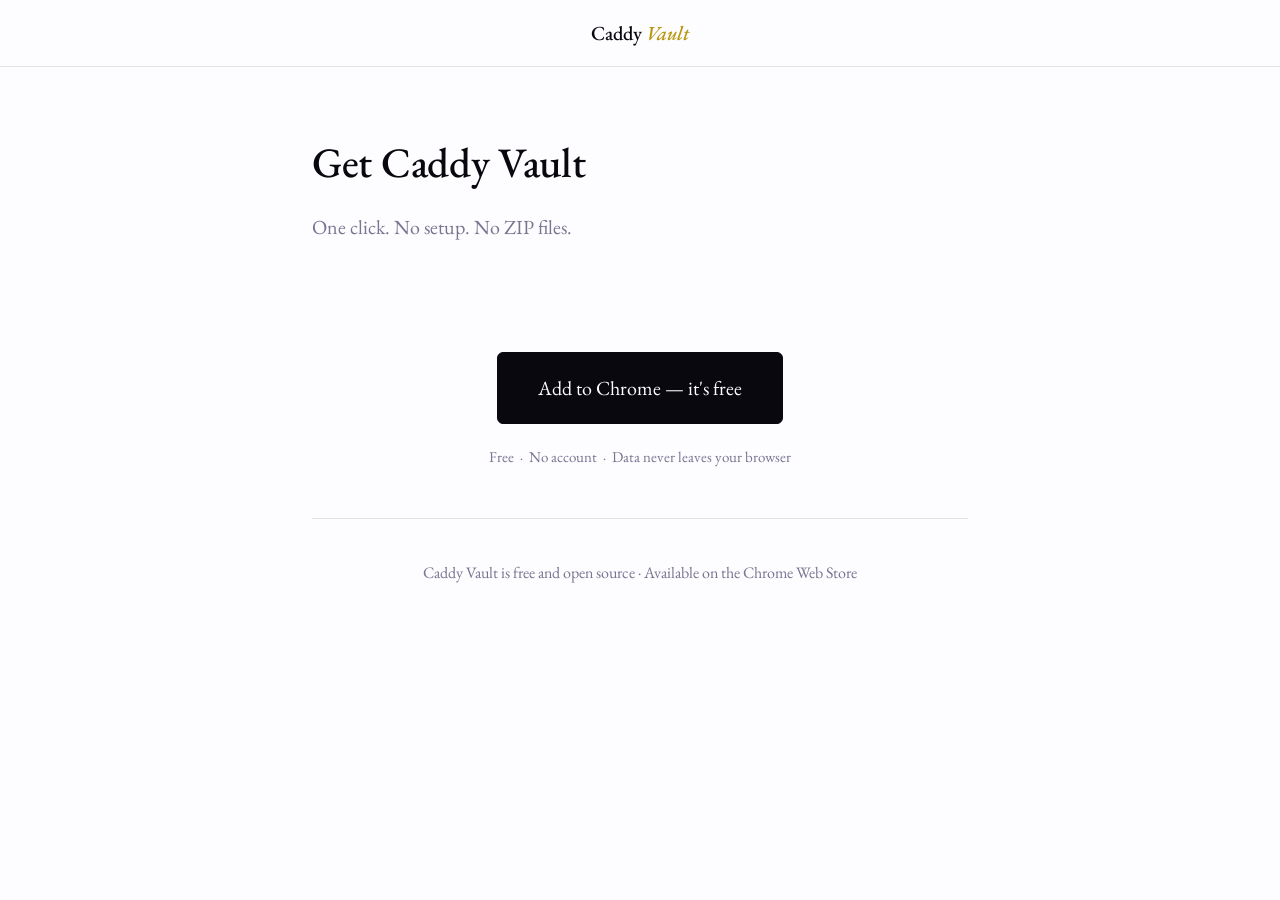
<file: download.html>
<!DOCTYPE html>
<html lang="en">
<head>
  <meta charset="UTF-8">
  <meta name="viewport" content="width=device-width, initial-scale=1.0">
  <title>Download Caddy Vault — Chrome Extension</title>
  <link rel="preconnect" href="https://fonts.googleapis.com">
  <link href="https://fonts.googleapis.com/css2?family=EB+Garamond:ital,wght@0,400;0,500;0,600;1,400;1,500&display=swap" rel="stylesheet">
  <style>
    :root {
      --black:      #0A080F;
      --white:      #FDFCFF;
      --gold:       #B8960C;
      --text:       #0A080F;
      --text-muted: #7A7490;
      --border:     rgba(10, 8, 15, 0.1);
      --font:       'EB Garamond', 'Garamond', 'Times New Roman', Georgia, serif;
    }

    * { margin: 0; padding: 0; box-sizing: border-box; }
    body {
      font-family: var(--font);
      font-size: 18px;
      line-height: 1.7;
      color: var(--text);
      background-color: var(--white);
      -webkit-font-smoothing: antialiased;
    }

    a { color: inherit; text-decoration: none; }
    em { font-style: italic; }
    code {
      background: rgba(10, 8, 15, 0.05);
      padding: 2px 6px;
      border-radius: 3px;
      font-family: monospace;
      font-size: 0.95em;
    }

    .container {
      max-width: 720px;
      margin: 0 auto;
      padding: 60px 32px;
    }

    .nav {
      background: rgba(253, 252, 255, 0.92);
      border-bottom: 1px solid var(--border);
      padding: 16px 32px;
      text-align: center;
    }

    .nav-logo {
      font-size: 20px;
      font-weight: 500;
      color: var(--black);
    }

    .nav-logo em {
      color: var(--gold);
    }

    h1 {
      font-size: 42px;
      font-weight: 500;
      margin-bottom: 12px;
      letter-spacing: -0.3px;
    }

    .hero-sub {
      font-size: 20px;
      color: var(--text-muted);
      margin-bottom: 48px;
    }

    .steps {
      display: flex;
      flex-direction: column;
      gap: 40px;
      margin-bottom: 60px;
    }

    .step {
      display: flex;
      gap: 24px;
    }

    .step-num {
      flex-shrink: 0;
      width: 40px;
      height: 40px;
      border-radius: 50%;
      background: var(--gold);
      color: var(--white);
      display: flex;
      align-items: center;
      justify-content: center;
      font-weight: 600;
      font-size: 18px;
    }

    .step-content h2 {
      font-size: 24px;
      margin-bottom: 12px;
      font-weight: 500;
    }

    .step-content p {
      color: var(--text-muted);
      margin-bottom: 8px;
    }

    .code-block {
      background: var(--black);
      color: #d4af37;
      padding: 16px 20px;
      border-radius: 8px;
      font-family: monospace;
      font-size: 15px;
      line-height: 1.5;
      margin-top: 12px;
      overflow-x: auto;
    }

    .button-group {
      display: flex;
      gap: 12px;
      margin-top: 24px;
      flex-wrap: wrap;
    }

    .btn {
      padding: 12px 24px;
      border-radius: 6px;
      border: 1px solid;
      font-family: var(--font);
      font-size: 16px;
      cursor: pointer;
      transition: all 0.15s;
      text-align: center;
      display: inline-block;
    }

    .btn-primary {
      background: var(--black);
      color: var(--white);
      border-color: var(--black);
    }

    .btn-primary:hover {
      opacity: 0.85;
    }

    .btn-secondary {
      background: transparent;
      color: var(--black);
      border-color: var(--border);
    }

    .btn-secondary:hover {
      border-color: var(--black);
    }

    .tip {
      background: rgba(184, 150, 12, 0.08);
      border-left: 3px solid var(--gold);
      padding: 16px 20px;
      border-radius: 4px;
      margin-top: 20px;
      font-size: 16px;
    }

    .tip strong {
      color: var(--black);
    }

    .footer {
      border-top: 1px solid var(--border);
      padding-top: 40px;
      text-align: center;
      color: var(--text-muted);
      font-size: 16px;
    }

    @media (max-width: 600px) {
      h1 { font-size: 32px; }
      .step { gap: 16px; }
      .container { padding: 40px 20px; }
    }
  </style>
</head>
<body>

  <div class="nav">
    <div class="nav-logo">Caddy <em>Vault</em></div>
  </div>

  <div class="container">

    <h1>Get Caddy Vault</h1>
    <p class="hero-sub">One click. No setup. No ZIP files.</p>

    <div style="text-align: center; padding: 60px 0 48px;">
      <a href="https://chromewebstore.google.com/detail/cnccbejnbghlafnobeefoljgocfjikmf" class="btn btn-primary" target="_blank" rel="noopener" style="font-size: 20px; padding: 18px 40px;">Add to Chrome — it's free</a>
      <p style="margin-top: 20px; color: var(--text-muted); font-size: 15px;">Free &nbsp;·&nbsp; No account &nbsp;·&nbsp; Data never leaves your browser</p>
    </div>

    <div class="footer">
      <p>Caddy Vault is free and open source · Available on the Chrome Web Store</p>
    </div>

  </div>

</body>
</html>
</file>
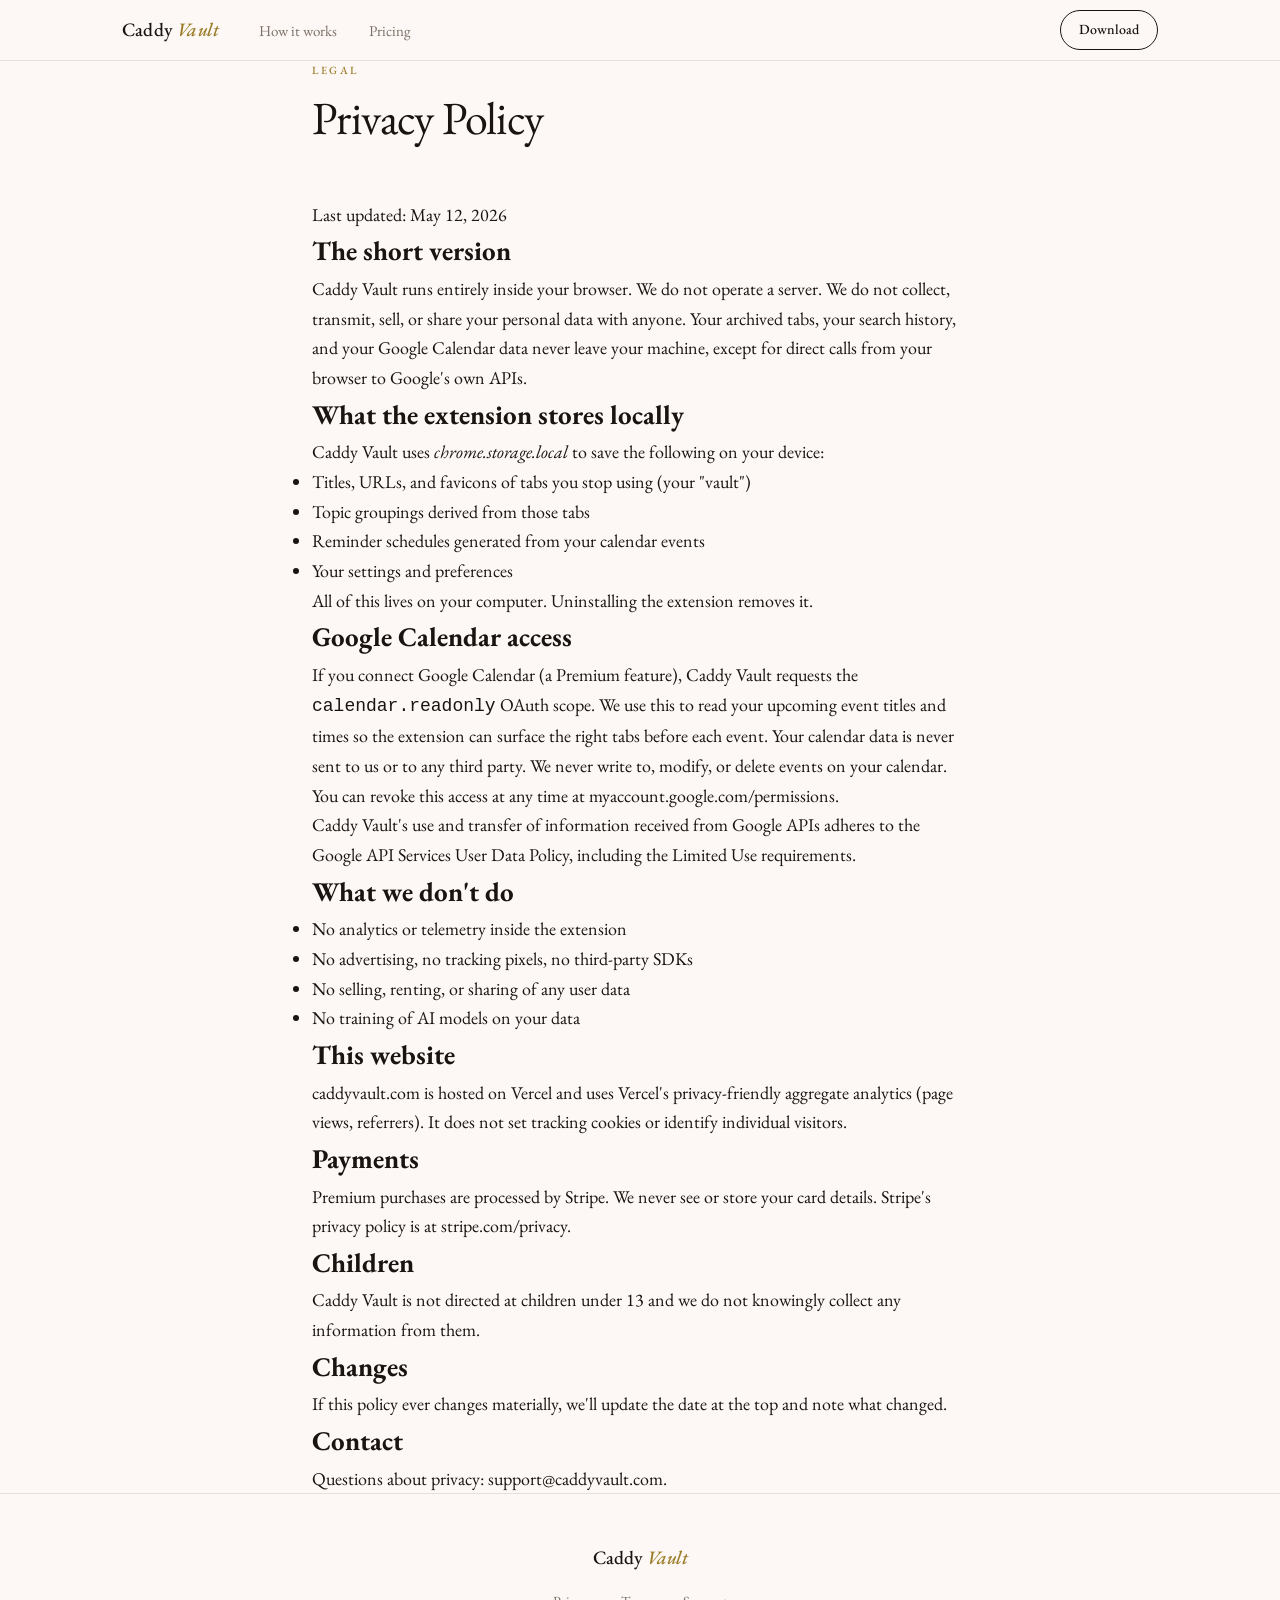
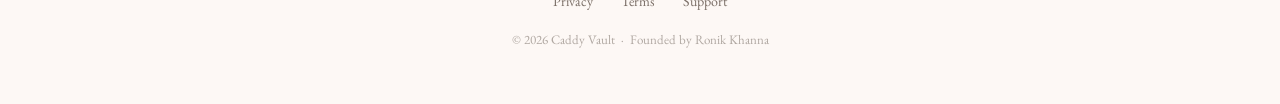
<file: privacy.html>
<!DOCTYPE html>
<html lang="en">
<head>
  <meta charset="UTF-8">
  <meta name="viewport" content="width=device-width, initial-scale=1.0">
  <title>Privacy Policy — Caddy Vault</title>
  <meta name="description" content="Caddy Vault privacy policy. We store everything in your browser. We don't have a server. We don't sell anything.">
  <meta name="color-scheme" content="light">
  <link rel="preconnect" href="https://fonts.googleapis.com">
  <link rel="preconnect" href="https://fonts.gstatic.com" crossorigin>
  <link href="https://fonts.googleapis.com/css2?family=EB+Garamond:ital,wght@0,400;0,500;0,600;1,400;1,500;1,600&display=swap" rel="stylesheet">
  <link rel="stylesheet" href="styles.css">
</head>
<body>

  <nav class="nav">
    <div class="nav-inner">
      <a href="/" class="nav-logo">Caddy <em>Vault</em></a>
      <ul class="nav-links">
        <li><a href="/#how">How it works</a></li>
        <li><a href="/#pricing">Pricing</a></li>
      </ul>
      <a href="/#download" class="nav-cta">Download</a>
    </div>
  </nav>

  <section class="legal">
    <div class="container container-narrow">
      <p class="section-eyebrow">Legal</p>
      <h1 class="section-headline">Privacy Policy</h1>
      <p class="legal-meta">Last updated: May 12, 2026</p>

      <h2>The short version</h2>
      <p>Caddy Vault runs entirely inside your browser. We do not operate a server. We do not collect, transmit, sell, or share your personal data with anyone. Your archived tabs, your search history, and your Google Calendar data never leave your machine, except for direct calls from your browser to Google's own APIs.</p>

      <h2>What the extension stores locally</h2>
      <p>Caddy Vault uses <em>chrome.storage.local</em> to save the following on your device:</p>
      <ul>
        <li>Titles, URLs, and favicons of tabs you stop using (your "vault")</li>
        <li>Topic groupings derived from those tabs</li>
        <li>Reminder schedules generated from your calendar events</li>
        <li>Your settings and preferences</li>
      </ul>
      <p>All of this lives on your computer. Uninstalling the extension removes it.</p>

      <h2>Google Calendar access</h2>
      <p>If you connect Google Calendar (a Premium feature), Caddy Vault requests the <code>calendar.readonly</code> OAuth scope. We use this to read your upcoming event titles and times so the extension can surface the right tabs before each event. Your calendar data is never sent to us or to any third party. We never write to, modify, or delete events on your calendar.</p>
      <p>You can revoke this access at any time at <a href="https://myaccount.google.com/permissions" target="_blank" rel="noopener">myaccount.google.com/permissions</a>.</p>
      <p>Caddy Vault's use and transfer of information received from Google APIs adheres to the <a href="https://developers.google.com/terms/api-services-user-data-policy" target="_blank" rel="noopener">Google API Services User Data Policy</a>, including the Limited Use requirements.</p>

      <h2>What we don't do</h2>
      <ul>
        <li>No analytics or telemetry inside the extension</li>
        <li>No advertising, no tracking pixels, no third-party SDKs</li>
        <li>No selling, renting, or sharing of any user data</li>
        <li>No training of AI models on your data</li>
      </ul>

      <h2>This website</h2>
      <p>caddyvault.com is hosted on Vercel and uses Vercel's privacy-friendly aggregate analytics (page views, referrers). It does not set tracking cookies or identify individual visitors.</p>

      <h2>Payments</h2>
      <p>Premium purchases are processed by Stripe. We never see or store your card details. Stripe's privacy policy is at <a href="https://stripe.com/privacy" target="_blank" rel="noopener">stripe.com/privacy</a>.</p>

      <h2>Children</h2>
      <p>Caddy Vault is not directed at children under 13 and we do not knowingly collect any information from them.</p>

      <h2>Changes</h2>
      <p>If this policy ever changes materially, we'll update the date at the top and note what changed.</p>

      <h2>Contact</h2>
      <p>Questions about privacy: <a href="mailto:support@caddyvault.com">support@caddyvault.com</a>.</p>
    </div>
  </section>

  <footer class="footer">
    <div class="footer-inner">
      <div class="footer-wordmark">Caddy <em>Vault</em></div>
      <div class="footer-links">
        <a href="/privacy.html">Privacy</a>
        <a href="/terms.html">Terms</a>
        <a href="/support.html">Support</a>
      </div>
      <p class="footer-copy">&copy; 2026 Caddy Vault &nbsp;·&nbsp; Founded by Ronik Khanna</p>
    </div>
  </footer>

</body>
</html>
</file>
<file: styles.css>
/* ───────────────────────────────────────────
   Caddy Vault — refined editorial landing
   ─────────────────────────────────────────── */

:root {
  --bg:           #fdf8f5;
  --bg-soft:      #f5ede3;
  --bg-card:      #ffffff;
  --border:       #e8e0d8;
  --border-soft:  rgba(232, 224, 216, 0.6);
  --text:         #1a1410;
  --text-mid:     #4a3f37;
  --text-muted:   #7a6e66;
  --text-dim:     #b0a8a2;
  --gold:         #9a7d28;
  --gold-deep:    #6a5418;
  --gold-soft:    rgba(154, 125, 40, 0.08);
  --accent:       #9a7d28;

  --font: 'EB Garamond', 'Garamond', 'Times New Roman', Georgia, serif;

  --ease: cubic-bezier(0.22, 1, 0.36, 1);
}

*, *::before, *::after {
  box-sizing: border-box;
  margin: 0;
  padding: 0;
}

html {
  scroll-behavior: smooth;
  background: var(--bg);
}

body {
  font-family: var(--font);
  font-size: 18px;
  line-height: 1.65;
  color: var(--text);
  background: var(--bg);
  -webkit-font-smoothing: antialiased;
  -moz-osx-font-smoothing: grayscale;
  text-rendering: optimizeLegibility;
}

a {
  color: inherit;
  text-decoration: none;
}

em {
  font-style: italic;
}

button {
  font-family: inherit;
  cursor: pointer;
}

/* ── Layout ── */
.container {
  max-width: 1100px;
  margin: 0 auto;
  padding: 0 32px;
}

.container-narrow {
  max-width: 720px;
}

.rule {
  max-width: 1100px;
  margin: 0 auto;
  padding: 0 32px;
}

.rule::after {
  content: '';
  display: block;
  height: 1px;
  background: var(--border);
}

/* ── Section eyebrow & headlines ── */
.section-eyebrow {
  font-size: 11px;
  letter-spacing: 2.5px;
  text-transform: uppercase;
  color: var(--gold);
  font-weight: 500;
  margin-bottom: 14px;
}

.section-headline {
  font-size: clamp(28px, 4vw, 46px);
  font-weight: 400;
  line-height: 1.1;
  letter-spacing: -0.6px;
  color: var(--text);
  margin-bottom: 56px;
  max-width: 24ch;
}

/* ── Nav ── */
.nav {
  position: sticky;
  top: 0;
  z-index: 100;
  background: rgba(253, 248, 245, 0.92);
  backdrop-filter: blur(10px);
  -webkit-backdrop-filter: blur(10px);
  border-bottom: 1px solid var(--border);
}

.nav-inner {
  max-width: 1100px;
  margin: 0 auto;
  padding: 0 32px;
  height: 60px;
  display: flex;
  align-items: center;
  gap: 40px;
}

.nav-logo {
  font-size: 19px;
  font-weight: 500;
  color: var(--text);
  letter-spacing: 0.2px;
  white-space: nowrap;
}

.nav-logo em {
  font-style: italic;
  color: var(--gold);
  font-weight: 500;
}

.nav-links {
  display: flex;
  list-style: none;
  gap: 32px;
  flex: 1;
}

.nav-links a {
  font-size: 15px;
  color: var(--text-muted);
  transition: color 0.2s var(--ease);
}

.nav-links a:hover {
  color: var(--text);
}

.nav-cta {
  font-size: 14px;
  font-weight: 500;
  color: var(--text);
  border: 1px solid var(--text);
  padding: 7px 18px;
  border-radius: 999px;
  transition: background 0.2s var(--ease), color 0.2s var(--ease);
  white-space: nowrap;
}

.nav-cta:hover {
  background: var(--text);
  color: var(--bg);
}

/* ── Hamburger ── */
.hamburger {
  display: none;
  flex-direction: column;
  justify-content: center;
  align-items: center;
  gap: 5px;
  width: 38px;
  height: 38px;
  background: none;
  border: none;
  padding: 4px;
  margin-left: auto;
}

.hamburger span {
  display: block;
  width: 22px;
  height: 1.5px;
  background: var(--text);
  border-radius: 2px;
  transition: transform 0.25s var(--ease), opacity 0.25s var(--ease);
  transform-origin: center;
}

.hamburger.open span:nth-child(1) { transform: translateY(7px) rotate(45deg); }
.hamburger.open span:nth-child(2) { opacity: 0; }
.hamburger.open span:nth-child(3) { transform: translateY(-7px) rotate(-45deg); }

.mobile-nav {
  display: none;
  position: fixed;
  top: 60px;
  left: 0;
  right: 0;
  bottom: 0;
  background: var(--bg);
  z-index: 99;
  opacity: 0;
  pointer-events: none;
  transition: opacity 0.25s var(--ease);
}

.mobile-nav.open {
  opacity: 1;
  pointer-events: all;
}

.mobile-nav ul {
  list-style: none;
  display: flex;
  flex-direction: column;
  padding: 32px;
}

.mobile-nav ul li a {
  display: block;
  font-size: 26px;
  color: var(--text);
  padding: 18px 0;
  border-bottom: 1px solid var(--border);
  letter-spacing: -0.3px;
}

.mobile-nav ul li:last-child a {
  color: var(--gold);
}

/* ── Hero ── */
.hero {
  padding: 120px 32px 96px;
  display: flex;
  justify-content: center;
  text-align: center;
}

.hero-center {
  width: 100%;
  max-width: 760px;
}

.hero-eyebrow {
  font-size: 11px;
  letter-spacing: 3px;
  text-transform: uppercase;
  color: var(--gold);
  font-weight: 500;
  margin-bottom: 28px;
}

.hero-headline {
  font-size: clamp(40px, 6.2vw, 72px);
  font-weight: 400;
  line-height: 1.05;
  letter-spacing: -1px;
  color: var(--text);
  margin-bottom: 28px;
}

.hero-headline em {
  font-style: italic;
  font-weight: 400;
  color: var(--gold);
}

.hero-sub {
  font-size: 19px;
  line-height: 1.55;
  color: var(--text-muted);
  max-width: 560px;
  margin: 0 auto 40px;
}

.hero-actions {
  display: inline-flex;
  gap: 12px;
  flex-wrap: wrap;
  justify-content: center;
  margin-bottom: 28px;
}

.hero-note {
  font-size: 13px;
  letter-spacing: 0.3px;
  color: var(--text-dim);
}

/* ── Buttons ── */
.btn-primary {
  display: inline-block;
  background: var(--text);
  color: var(--bg);
  font-family: var(--font);
  font-size: 15px;
  font-weight: 500;
  letter-spacing: 0.2px;
  padding: 12px 26px;
  border-radius: 999px;
  border: 1px solid var(--text);
  transition: background 0.2s var(--ease), color 0.2s var(--ease), transform 0.15s var(--ease);
}

.btn-primary:hover {
  background: #2e2620;
  border-color: #2e2620;
  transform: translateY(-1px);
}

.btn-ghost {
  display: inline-block;
  background: transparent;
  color: var(--text);
  font-family: var(--font);
  font-size: 15px;
  font-weight: 500;
  letter-spacing: 0.2px;
  padding: 12px 26px;
  border-radius: 999px;
  border: 1px solid var(--border);
  transition: border-color 0.2s var(--ease), background 0.2s var(--ease);
}

.btn-ghost:hover {
  border-color: var(--text);
  background: var(--bg-soft);
}

.btn-block {
  display: block;
  width: 100%;
  text-align: center;
}

/* ── Demo section ── */
.demo-section {
  padding: 96px 32px;
  display: flex;
  justify-content: center;
  background:
    radial-gradient(ellipse 70% 60% at 50% 0%, rgba(154, 125, 40, 0.05), transparent 70%),
    #f1e4c8;
}

.demo-section-inner {
  width: 100%;
  max-width: 560px;
  text-align: center;
}

.demo-eyebrow {
  margin-bottom: 14px;
}

.demo-section .section-headline {
  margin: 0 auto 44px;
  max-width: 18ch;
}

.demo-wrap {
  position: relative;
  width: 100%;
  max-width: 440px;
  margin: 0 auto;
  display: flex;
  flex-direction: column;
}

.demo-nav {
  display: flex;
  gap: 10px;
  margin-bottom: 18px;
  justify-content: center;
  align-items: center;
}

.demo-arrow {
  background: none;
  border: none;
  color: var(--gold);
  font-size: 11px;
  opacity: 0.5;
  padding: 4px 6px;
  transition: opacity 0.15s var(--ease);
  line-height: 1;
}

.demo-arrow:hover { opacity: 1; }

.demo-dot {
  width: 7px;
  height: 7px;
  border-radius: 50%;
  background: var(--border);
  border: none;
  padding: 0;
  transition: background 0.3s var(--ease), transform 0.3s var(--ease);
}

.demo-dot.active {
  background: var(--gold);
  transform: scale(1.25);
}

.demo-cursor {
  position: absolute;
  pointer-events: none;
  z-index: 20;
  opacity: 0;
  transition: opacity 0.18s, left 0.5s var(--ease), top 0.5s var(--ease);
}

/*
   Each stage is a flex column. The .stage-content area
   takes the available space; the bottom button is anchored
   with margin-top: auto so it's ALWAYS visible at the bottom
   of the stage, regardless of how much the inner mockup grows.
*/
.demo-stage {
  display: none;
  flex-direction: column;
  min-height: 480px;
}

.demo-stage.active {
  display: flex;
  animation: stage-in 0.45s var(--ease);
}

@keyframes stage-in {
  from { opacity: 0; transform: translateY(6px); }
  to   { opacity: 1; transform: translateY(0); }
}

.stage-label {
  font-size: 11px;
  letter-spacing: 2.5px;
  text-transform: uppercase;
  color: var(--gold);
  margin-bottom: 14px;
  text-align: center;
  flex-shrink: 0;
}

.stage-content {
  flex: 1;
  min-height: 0;
  display: flex;
  flex-direction: column;
  justify-content: flex-start;
}

.stage-content > * {
  width: 100%;
}

/* ───────────────────────────────────────────
   Demo mockups — light theme, matches real popup
   ─────────────────────────────────────────── */

/* ── Browser window (Stage 1) ── */
.browser-win {
  background: var(--bg-card);
  border-radius: 12px;
  overflow: hidden;
  border: 1px solid var(--border);
  box-shadow:
    0 1px 2px rgba(26, 20, 16, 0.04),
    0 12px 32px rgba(26, 20, 16, 0.08);
}

.browser-bar {
  background: var(--bg-soft);
  padding: 10px 14px;
  display: flex;
  align-items: center;
  gap: 10px;
  border-bottom: 1px solid var(--border);
}

.bwin-dots {
  display: flex;
  gap: 5px;
  flex-shrink: 0;
}

.bwin-dots span {
  width: 9px;
  height: 9px;
  border-radius: 50%;
  background: rgba(26, 20, 16, 0.1);
}

.bwin-url {
  flex: 1;
  background: var(--bg-card);
  border: 1px solid var(--border);
  border-radius: 4px;
  padding: 4px 10px;
  font-size: 11px;
  color: var(--text-muted);
  font-style: italic;
}

.bwin-exts {
  display: flex;
  align-items: center;
  gap: 6px;
}

.caddy-ext-icon {
  width: 24px;
  height: 24px;
  border-radius: 5px;
  background: var(--gold);
  color: var(--bg);
  font-size: 9px;
  font-weight: 700;
  display: flex;
  align-items: center;
  justify-content: center;
}

.btabs {
  display: flex;
  padding: 8px 10px 0;
  gap: 2px;
  background: var(--bg-soft);
  border-bottom: 1px solid var(--border);
  overflow: hidden;
}

.btab {
  display: flex;
  align-items: center;
  gap: 6px;
  padding: 6px 10px;
  border-radius: 6px 6px 0 0;
  background: rgba(26, 20, 16, 0.04);
  font-size: 11px;
  color: var(--text-muted);
  max-width: 120px;
  transition: opacity 0.4s, transform 0.4s, max-width 0.4s, padding 0.4s;
}

.btab.btab-active {
  background: var(--bg-card);
  color: var(--text);
}

.btab.archiving-out {
  opacity: 0;
  transform: translateY(-8px);
  max-width: 0;
  padding: 6px 0;
  overflow: hidden;
}

.btab-fav {
  width: 14px;
  height: 14px;
  border-radius: 2px;
  background: var(--gold-soft);
  color: var(--gold);
  font-size: 9px;
  display: flex;
  align-items: center;
  justify-content: center;
  flex-shrink: 0;
}

.btab-title {
  white-space: nowrap;
  overflow: hidden;
  text-overflow: ellipsis;
}

.bwin-body {
  height: 100px;
  display: flex;
  align-items: center;
  justify-content: center;
  padding: 16px;
  background: var(--bg-card);
}

.bwin-body-lg { height: 170px !important; }

.archive-toast {
  background: var(--gold-soft);
  border: 1px solid var(--gold-line);
  border-radius: 6px;
  padding: 10px 16px;
  font-size: 13px;
  color: var(--gold-deep);
  display: flex;
  align-items: center;
  gap: 8px;
  opacity: 0;
  transform: translateY(6px);
  transition: opacity 0.4s, transform 0.4s;
}

.archive-toast.show {
  opacity: 1;
  transform: translateY(0);
}

.toast-glyph { font-size: 14px; color: var(--gold); }

/* ── Extension popup mockup (Stages 2–3) — matches real popup ── */
.ext-popup {
  background: var(--bg);
  border-radius: 12px;
  border: 1px solid var(--border);
  box-shadow:
    0 1px 2px rgba(26, 20, 16, 0.04),
    0 12px 32px rgba(26, 20, 16, 0.08);
  display: flex;
  flex-direction: column;
  overflow: hidden;
  font-family: var(--font);
  color: var(--text);
  flex: 1;
  min-height: 0;
}

.ext-header {
  display: flex;
  align-items: center;
  justify-content: space-between;
  padding: 11px 16px 9px;
  border-bottom: 1px solid var(--border);
  flex-shrink: 0;
  background: var(--bg);
}

.ext-wordmark { font-size: 17px; font-weight: 500; color: var(--text); letter-spacing: 0.2px; }
.ext-wordmark em { font-style: italic; font-weight: 400; color: var(--gold); }

.ext-live {
  display: flex;
  align-items: center;
  gap: 5px;
  background: transparent;
  border: 1px solid var(--border);
  border-radius: 20px;
  padding: 3px 8px 3px 7px;
  font-size: 10px;
  color: var(--text-muted);
  font-family: var(--font);
}

.ext-live-dot {
  width: 5px; height: 5px; border-radius: 50%;
  background: var(--gold);
  animation: breathe 2.5s ease-in-out infinite;
}

@keyframes breathe {
  0%, 100% { opacity: 1; }
  50% { opacity: 0.35; }
}

.ext-search-bar {
  display: flex;
  align-items: center;
  gap: 9px;
  margin: 10px 12px;
  background: var(--bg-card);
  border: 1px solid var(--border);
  border-radius: 8px;
  padding: 8px 12px;
  flex-shrink: 0;
  transition: border-color 0.2s, box-shadow 0.2s;
}

.ext-search-bar-active {
  border-color: var(--gold-line);
  box-shadow: 0 0 0 3px var(--gold-soft);
}

.ext-search-glyph { font-size: 11px; color: var(--gold); flex-shrink: 0; }

.ext-search-placeholder {
  font-size: 14px; font-style: italic;
  color: var(--text-dim);
  font-family: var(--font);
}

.ext-search-typing {
  font-size: 14px; font-style: italic;
  color: var(--text); font-family: var(--font);
}

.ext-cursor-blink {
  display: inline-block;
  width: 1.5px; height: 14px;
  background: var(--gold);
  vertical-align: middle;
  margin-left: 1px;
  animation: blink 1s step-end infinite;
}

@keyframes blink {
  0%, 100% { opacity: 1; }
  50% { opacity: 0; }
}

.ext-groups-strip {
  display: flex;
  gap: 5px;
  padding: 8px 12px;
  overflow-x: auto;
  border-bottom: 1px solid var(--border);
  flex-shrink: 0;
  scrollbar-width: none;
}

.ext-groups-strip::-webkit-scrollbar { display: none; }

.ext-chip {
  display: flex;
  flex-direction: column;
  align-items: center;
  gap: 3px;
  background: var(--bg-card);
  border: 1px solid var(--border);
  border-radius: 999px;
  padding: 5px 12px;
  flex-shrink: 0;
  min-width: 52px;
  opacity: 0;
  transform: translateY(5px);
  transition: opacity 0.3s, transform 0.3s, background 0.15s, border-color 0.15s;
}

.ext-chip.visible { opacity: 1; transform: translateY(0); }

.ext-chip.ext-chip-active {
  background: var(--gold-soft);
  border-color: var(--gold);
}

.ext-chip-icon  { font-size: 12px; color: var(--gold); line-height: 1; }
.ext-chip-name  { font-size: 9px; letter-spacing: 0.7px; text-transform: uppercase; color: var(--text); white-space: nowrap; }
.ext-chip-count { font-size: 8px; color: var(--text-dim); }

.ext-divider {
  display: flex;
  align-items: center;
  gap: 10px;
  padding: 8px 14px 5px;
  flex-shrink: 0;
}

.ext-divider span {
  flex: 1;
  height: 1px;
  background: var(--border);
}

.ext-divider small {
  font-size: 9px;
  letter-spacing: 0.4px;
  color: var(--text-dim);
  white-space: nowrap;
  font-family: var(--font);
}

.ext-results-area {
  flex: 1;
  overflow-y: auto;
  min-height: 0;
  display: none;
  flex-direction: column;
}

.ext-results-area.visible { display: flex; }
.ext-results-area::-webkit-scrollbar { width: 2px; }
.ext-results-area::-webkit-scrollbar-thumb { background: var(--border); }

.ext-tab-row {
  display: flex;
  align-items: center;
  gap: 10px;
  padding: 9px 14px;
  border-bottom: 1px solid var(--border-soft);
  opacity: 0;
  transform: translateX(-6px);
  transition: opacity 0.28s, transform 0.28s, background 0.1s;
  flex-shrink: 0;
}

.ext-tab-row.visible { opacity: 1; transform: translateX(0); }
.ext-tab-row:hover   { background: var(--bg-soft); }

.ext-tab-fav {
  width: 24px; height: 24px; border-radius: 5px;
  background: var(--bg-soft); border: 1px solid var(--border);
  display: flex; align-items: center; justify-content: center;
  font-size: 11px; color: var(--gold); flex-shrink: 0;
}

.ext-tab-info { flex: 1; min-width: 0; }

.ext-tab-title {
  font-size: 13px;
  color: var(--text);
  overflow: hidden;
  text-overflow: ellipsis;
  white-space: nowrap;
  line-height: 1.3;
}

.ext-tab-meta {
  font-size: 10px;
  color: var(--text-muted);
}

.ext-restore-btn {
  font-family: var(--font);
  font-size: 11px;
  color: var(--gold);
  background: transparent;
  border: 1px solid var(--gold);
  padding: 3px 10px;
  border-radius: 999px;
  white-space: nowrap;
  flex-shrink: 0;
  transition: background 0.15s;
}

.ext-restore-btn:hover { background: var(--gold-soft); }

.ext-restore-all-row {
  padding: 10px 14px 12px;
  flex-shrink: 0;
  opacity: 0;
  transform: translateY(4px);
  transition: opacity 0.3s, transform 0.3s;
}

.ext-restore-all-row.visible { opacity: 1; transform: translateY(0); }

.ext-restore-all-btn {
  width: 100%;
  padding: 9px 16px;
  background: var(--text);
  border: 1px solid var(--text);
  border-radius: 999px;
  color: var(--bg);
  font-family: var(--font);
  font-size: 13px;
  font-style: italic;
  transition: background 0.15s, border-color 0.15s;
  letter-spacing: 0.2px;
}

.ext-restore-all-btn:hover { background: #2e2620; border-color: #2e2620; }

/* ── Calendar mockup (Stage 4) — Google Calendar light ── */
.cal-mock {
  position: relative;
  background: var(--bg-card);
  border-radius: 12px;
  overflow: visible;
  border: 1px solid var(--border);
  box-shadow:
    0 1px 2px rgba(26, 20, 16, 0.04),
    0 12px 32px rgba(26, 20, 16, 0.08);
  margin-bottom: 12px;
}

.corner-notif {
  position: absolute;
  top: 36px;
  right: 6px;
  background: var(--bg-card);
  border: 1px solid var(--gold);
  border-radius: 10px;
  padding: 5px 10px 5px 7px;
  display: flex;
  align-items: center;
  gap: 7px;
  opacity: 0;
  transform: translateY(6px) scale(0.88);
  transition: opacity 0.3s, transform 0.3s;
  box-shadow: 0 6px 22px rgba(26, 20, 16, 0.12);
  pointer-events: none;
  z-index: 10;
}

.corner-notif.show { opacity: 1; transform: translateY(0) scale(1); }
.corner-notif.dismiss {
  opacity: 0;
  transform: scale(0.6) translateY(6px);
  transform-origin: bottom right;
  transition: opacity 0.22s, transform 0.22s;
}

.corner-badge {
  width: 17px;
  height: 17px;
  border-radius: 4px;
  background: var(--gold);
  color: var(--bg);
  font-size: 7px;
  font-weight: 700;
  display: flex;
  align-items: center;
  justify-content: center;
  flex-shrink: 0;
}

.corner-notif-text { min-width: 0; }

.corner-title {
  font-size: 10px;
  color: var(--text);
  font-weight: 500;
  white-space: nowrap;
  font-family: -apple-system, sans-serif;
}

.corner-sub {
  font-size: 9px;
  color: var(--gold-deep);
  white-space: nowrap;
  font-family: -apple-system, sans-serif;
  margin-top: 1px;
}

.cal-body { padding: 8px 0; background: var(--bg-card); }

.cal-row {
  display: grid;
  grid-template-columns: 48px 1fr;
  min-height: 36px;
  align-items: start;
}

.cal-time {
  font-size: 11px;
  font-family: var(--font);
  color: var(--text-dim);
  padding: 4px 8px;
  text-align: right;
  padding-top: 6px;
}

.cal-slot {
  border-top: 1px solid var(--border-soft);
  height: 36px;
}

.cal-row-event { min-height: 60px; }

.cal-event-block {
  background: var(--gold-soft);
  border: 1px solid var(--gold);
  border-left-width: 3px;
  border-radius: 4px;
  margin: 2px 8px 2px 0;
  padding: 6px 10px;
}

.cal-event-title {
  font-size: 13px;
  font-weight: 500;
  color: var(--gold-deep);
  font-family: var(--font);
}

.cal-event-sub {
  font-size: 11px;
  color: var(--gold);
  font-family: var(--font);
}

.cal-event-location {
  font-size: 11px;
  color: var(--text-muted);
  font-family: var(--font);
  margin-top: 1px;
}

.cal-time-now {
  color: #c0392b;
  font-weight: 600;
  font-size: 10px;
}

.cal-fav {
  background: rgba(66, 133, 244, 0.18) !important;
  color: #1a73e8 !important;
}

/* ── Caddy notification (Stage 4) — light system-style ── */
.caddy-notif {
  background: var(--bg-card);
  border: 1px solid var(--border);
  border-radius: 10px;
  padding: 14px 16px;
  box-shadow: 0 12px 28px rgba(26, 20, 16, 0.1);
  opacity: 0;
  transform: translateY(12px);
  transition: opacity 0.5s, transform 0.5s;
}

.caddy-notif.show { opacity: 1; transform: translateY(0); }

.notif-top {
  display: flex;
  align-items: center;
  gap: 8px;
  margin-bottom: 10px;
}

.notif-badge {
  width: 20px;
  height: 20px;
  border-radius: 4px;
  background: var(--gold);
  color: var(--bg);
  font-size: 8px;
  font-weight: 700;
  display: flex;
  align-items: center;
  justify-content: center;
}

.notif-app {
  font-size: 12px;
  color: var(--text-muted);
  flex: 1;
}

.notif-time {
  font-size: 10px;
  color: var(--text-dim);
}

.caddy-notif .notif-title {
  font-size: 13px;
  color: var(--text);
  font-weight: 500;
  margin-bottom: 4px;
}

.caddy-notif .notif-sub {
  font-size: 11px;
  color: var(--gold-deep);
  margin-bottom: 12px;
}

.notif-actions {
  display: flex;
  gap: 8px;
}

.notif-btn-primary {
  background: var(--text);
  color: var(--bg);
  border: 1px solid var(--text);
  border-radius: 999px;
  padding: 6px 14px;
  font-size: 12px;
  font-weight: 500;
  font-family: var(--font);
}

.notif-btn-ghost {
  background: transparent;
  color: var(--text-muted);
  border: 1px solid var(--border);
  border-radius: 999px;
  padding: 6px 14px;
  font-size: 12px;
  font-family: var(--font);
}

.notif-success {
  display: none;
  align-items: center;
  gap: 8px;
  font-size: 13px;
  color: var(--gold-deep);
  padding-top: 4px;
}

.notif-success.show { display: flex; }

.success-check { font-size: 16px; color: var(--gold); }

/* ── Demo next button — pinned to bottom of stage ── */
.demo-next-btn {
  margin-top: auto;        /* pushes the button to the bottom */
  flex-shrink: 0;          /* never collapses */
  display: block;
  width: 100%;
  padding: 12px 22px;
  background: var(--text);
  color: var(--bg);
  border: 1px solid var(--text);
  border-radius: 999px;
  font-family: var(--font);
  font-size: 15px;
  font-weight: 500;
  letter-spacing: 0.2px;
  transition: background 0.2s var(--ease), color 0.2s var(--ease), opacity 0.2s var(--ease);
  opacity: 0;
  transform: translateY(4px);
}

.demo-next-btn.visible,
.demo-next-btn[data-goto] {
  opacity: 1;
  transform: translateY(0);
}

.demo-next-btn:hover {
  background: #2e2620;
  border-color: #2e2620;
}

.demo-next-ghost {
  background: transparent;
  color: var(--text-muted);
  border-color: var(--border);
  font-size: 13px;
  opacity: 1;
  transform: none;
}

.demo-next-ghost:hover {
  background: var(--bg-soft);
  color: var(--text);
  border-color: var(--border);
}

/* spacing between the mockup and the bottom button */
.stage-content {
  padding-bottom: 18px;
}

/* ── How it works ── */
.how {
  padding: 112px 0;
}

.how-steps {
  display: grid;
  grid-template-columns: repeat(3, 1fr);
  gap: 20px;
}

.how-card {
  background: var(--bg-card);
  border: 1px solid var(--border);
  border-radius: 18px;
  padding: 32px 28px;
  display: flex;
  flex-direction: column;
  gap: 12px;
  transition: transform 0.3s var(--ease), border-color 0.3s var(--ease);
}

.how-card:hover {
  transform: translateY(-2px);
  border-color: rgba(154, 125, 40, 0.4);
}

.how-num {
  font-size: 12px;
  letter-spacing: 1.5px;
  color: var(--text-dim);
  font-weight: 500;
}

.how-card h3 {
  font-size: 22px;
  font-weight: 500;
  color: var(--text);
  letter-spacing: -0.2px;
  margin-top: 4px;
}

.how-card p {
  font-size: 16px;
  line-height: 1.6;
  color: var(--text-muted);
}

/* ── Editorial ── */
.editorial {
  padding: 96px 0;
  background: var(--bg-soft);
}

.editorial-body {
  font-size: clamp(22px, 2.6vw, 30px);
  font-weight: 400;
  line-height: 1.45;
  color: var(--text);
  letter-spacing: -0.3px;
}

.editorial-body em {
  font-style: italic;
  color: var(--gold);
}

/* ── Comparison ── */
.compare {
  padding: 112px 0;
}

.compare-table-wrap {
  overflow-x: auto;
  background: var(--bg-card);
  border: 1px solid var(--border);
  border-radius: 18px;
}

.compare-table {
  width: 100%;
  border-collapse: collapse;
  font-family: var(--font);
}

.compare-table th {
  font-size: 12px;
  font-weight: 500;
  letter-spacing: 1.5px;
  text-transform: uppercase;
  color: var(--text-dim);
  text-align: center;
  padding: 18px 16px;
  border-bottom: 1px solid var(--border);
}

.compare-table th:first-child { text-align: left; padding-left: 28px; }

.compare-table td {
  font-size: 16px;
  color: var(--text-mid);
  text-align: center;
  padding: 16px 16px;
  border-bottom: 1px solid var(--border-soft);
}

.compare-table tbody tr:last-child td {
  border-bottom: none;
}

.compare-table td:first-child {
  text-align: left;
  padding-left: 28px;
  color: var(--text);
}

.c-yes     { color: var(--gold); font-size: 17px; }
.c-no      { color: var(--text-dim); font-size: 16px; }
.c-partial { color: var(--text-muted); font-size: 13px; font-style: italic; }

.caddyvault-row {
  background: var(--gold-soft);
}

.caddyvault-row td:first-child strong {
  font-weight: 500;
}

/* ── Pricing ── */
.pricing {
  padding: 112px 0;
}

.pricing-grid {
  display: grid;
  grid-template-columns: repeat(2, 1fr);
  gap: 20px;
  max-width: 880px;
  margin: 0 auto;
  align-items: stretch;
}

.pricing-card {
  background: var(--bg-card);
  border: 1px solid var(--border);
  border-radius: 20px;
  padding: 40px 36px;
  position: relative;
  display: flex;
  flex-direction: column;
}

.pricing-featured {
  border-color: var(--text);
  box-shadow: 0 1px 2px rgba(26, 20, 16, 0.04), 0 16px 40px rgba(26, 20, 16, 0.08);
}

.plan-badge {
  position: absolute;
  top: -12px;
  left: 36px;
  background: var(--text);
  color: var(--bg);
  font-size: 10px;
  font-weight: 500;
  letter-spacing: 1.2px;
  text-transform: uppercase;
  padding: 5px 12px;
  border-radius: 999px;
}

.plan-list li em {
  font-style: italic;
  color: var(--gold);
}

.plan-tier {
  font-size: 12px;
  letter-spacing: 2px;
  text-transform: uppercase;
  color: var(--text-dim);
  margin-bottom: 12px;
}

.plan-price-row {
  display: flex;
  align-items: baseline;
  gap: 14px;
  flex-wrap: wrap;
}

.plan-price {
  font-size: 56px;
  font-weight: 400;
  color: var(--text);
  line-height: 1;
  letter-spacing: -2px;
}

.plan-was {
  font-size: 14px;
  font-style: italic;
  color: var(--text-muted);
  letter-spacing: 0.2px;
}

.plan-was s {
  color: var(--gold);
  text-decoration-color: var(--gold);
  text-decoration-thickness: 1px;
  margin: 0 2px;
}

.plan-interval {
  font-size: 14px;
  color: var(--text-muted);
  margin-bottom: 26px;
  padding-bottom: 26px;
  border-bottom: 1px solid var(--border);
  margin-top: 8px;
}

.plan-list {
  list-style: none;
  margin-bottom: 4px;
}

.plan-list li {
  font-size: 16px;
  color: var(--text-mid);
  padding: 8px 0;
  border-bottom: 1px solid var(--border-soft);
}

.plan-list li:last-child { border-bottom: none; }

.plan-list li::before {
  content: '— ';
  color: var(--gold);
}

.pricing-note {
  text-align: center;
  margin-top: 32px;
  font-size: 14px;
  color: var(--text-muted);
  font-style: italic;
}

/* ── CTA ── */
.cta-section {
  padding: 128px 0;
  text-align: center;
}

.cta-inner {
  display: flex;
  flex-direction: column;
  align-items: center;
}

.cta-headline {
  font-size: clamp(36px, 5.5vw, 60px);
  font-weight: 400;
  color: var(--text);
  letter-spacing: -1px;
  margin: 8px 0 16px;
  line-height: 1.05;
}

.cta-sub {
  font-size: 18px;
  color: var(--text-muted);
  margin-bottom: 36px;
  max-width: 440px;
}

.cta-note {
  margin-top: 18px;
  font-size: 13px;
  letter-spacing: 0.3px;
  color: var(--text-dim);
}

/* ── Footer ── */
.footer {
  padding: 48px 32px 56px;
  border-top: 1px solid var(--border);
}

.footer-inner {
  max-width: 1100px;
  margin: 0 auto;
  display: flex;
  flex-direction: column;
  align-items: center;
  gap: 16px;
}

.footer-wordmark {
  font-size: 19px;
  font-weight: 500;
  color: var(--text);
}

.footer-wordmark em {
  color: var(--gold);
  font-style: italic;
}

.footer-links {
  display: flex;
  gap: 28px;
}

.footer-links a {
  font-size: 14px;
  color: var(--text-muted);
  transition: color 0.15s var(--ease);
}

.footer-links a:hover { color: var(--text); }

.footer-copy {
  font-size: 13px;
  color: var(--text-dim);
}

/* ── Reveal animations (subtle fade-up only) ── */
.reveal,
.reveal-heading {
  opacity: 0;
  transform: translateY(12px);
  transition: opacity 0.7s var(--ease), transform 0.7s var(--ease);
}

.reveal.visible,
.reveal-heading.visible {
  opacity: 1;
  transform: translateY(0);
}

/* ── Responsive ── */
@media (max-width: 860px) {
  .how-steps {
    grid-template-columns: 1fr;
    gap: 14px;
  }

  .hero {
    padding: 88px 24px 72px;
  }

  .demo-section {
    padding: 72px 24px;
  }

  .how, .compare, .pricing {
    padding: 88px 0;
  }

  .cta-section {
    padding: 96px 0;
  }
}

@media (max-width: 640px) {
  body { font-size: 17px; }

  .container { padding: 0 22px; }
  .rule { padding: 0 22px; }

  .nav-inner { padding: 0 22px; gap: 20px; }

  .nav-links,
  .nav-cta {
    display: none;
  }

  .hamburger { display: flex; }
  .mobile-nav { display: block; }

  .hero {
    padding: 64px 22px 56px;
  }

  .hero-headline {
    font-size: clamp(34px, 9vw, 48px);
    letter-spacing: -0.5px;
  }

  .hero-sub { font-size: 17px; }

  .hero-actions {
    flex-direction: column;
    width: 100%;
    align-items: stretch;
  }

  .hero-actions .btn-primary,
  .hero-actions .btn-ghost {
    width: 100%;
    text-align: center;
  }

  .demo-section { padding: 64px 16px; }

  .demo-stage { min-height: 460px; }

  .how { padding: 64px 0; }
  .editorial { padding: 64px 0; }
  .compare { padding: 64px 0; }
  .pricing { padding: 64px 0; }
  .cta-section { padding: 72px 0; }

  .compare-table-wrap { -webkit-overflow-scrolling: touch; }
  .compare-table th { font-size: 10px; padding: 14px 8px; letter-spacing: 0.6px; }
  .compare-table td { font-size: 14px; padding: 12px 8px; }
  .compare-table td:first-child { padding-left: 18px; font-size: 14px; white-space: nowrap; }
  .compare-table th:first-child { padding-left: 18px; }

  .pricing-card { padding: 32px 24px; }
  .plan-badge { left: 24px; }
  .pricing-grid { grid-template-columns: 1fr; gap: 28px; }

  .footer { padding: 36px 22px 48px; }
}

@media (prefers-reduced-motion: reduce) {
  *, *::before, *::after {
    animation-duration: 0.01ms !important;
    transition-duration: 0.01ms !important;
  }
}
</file>
